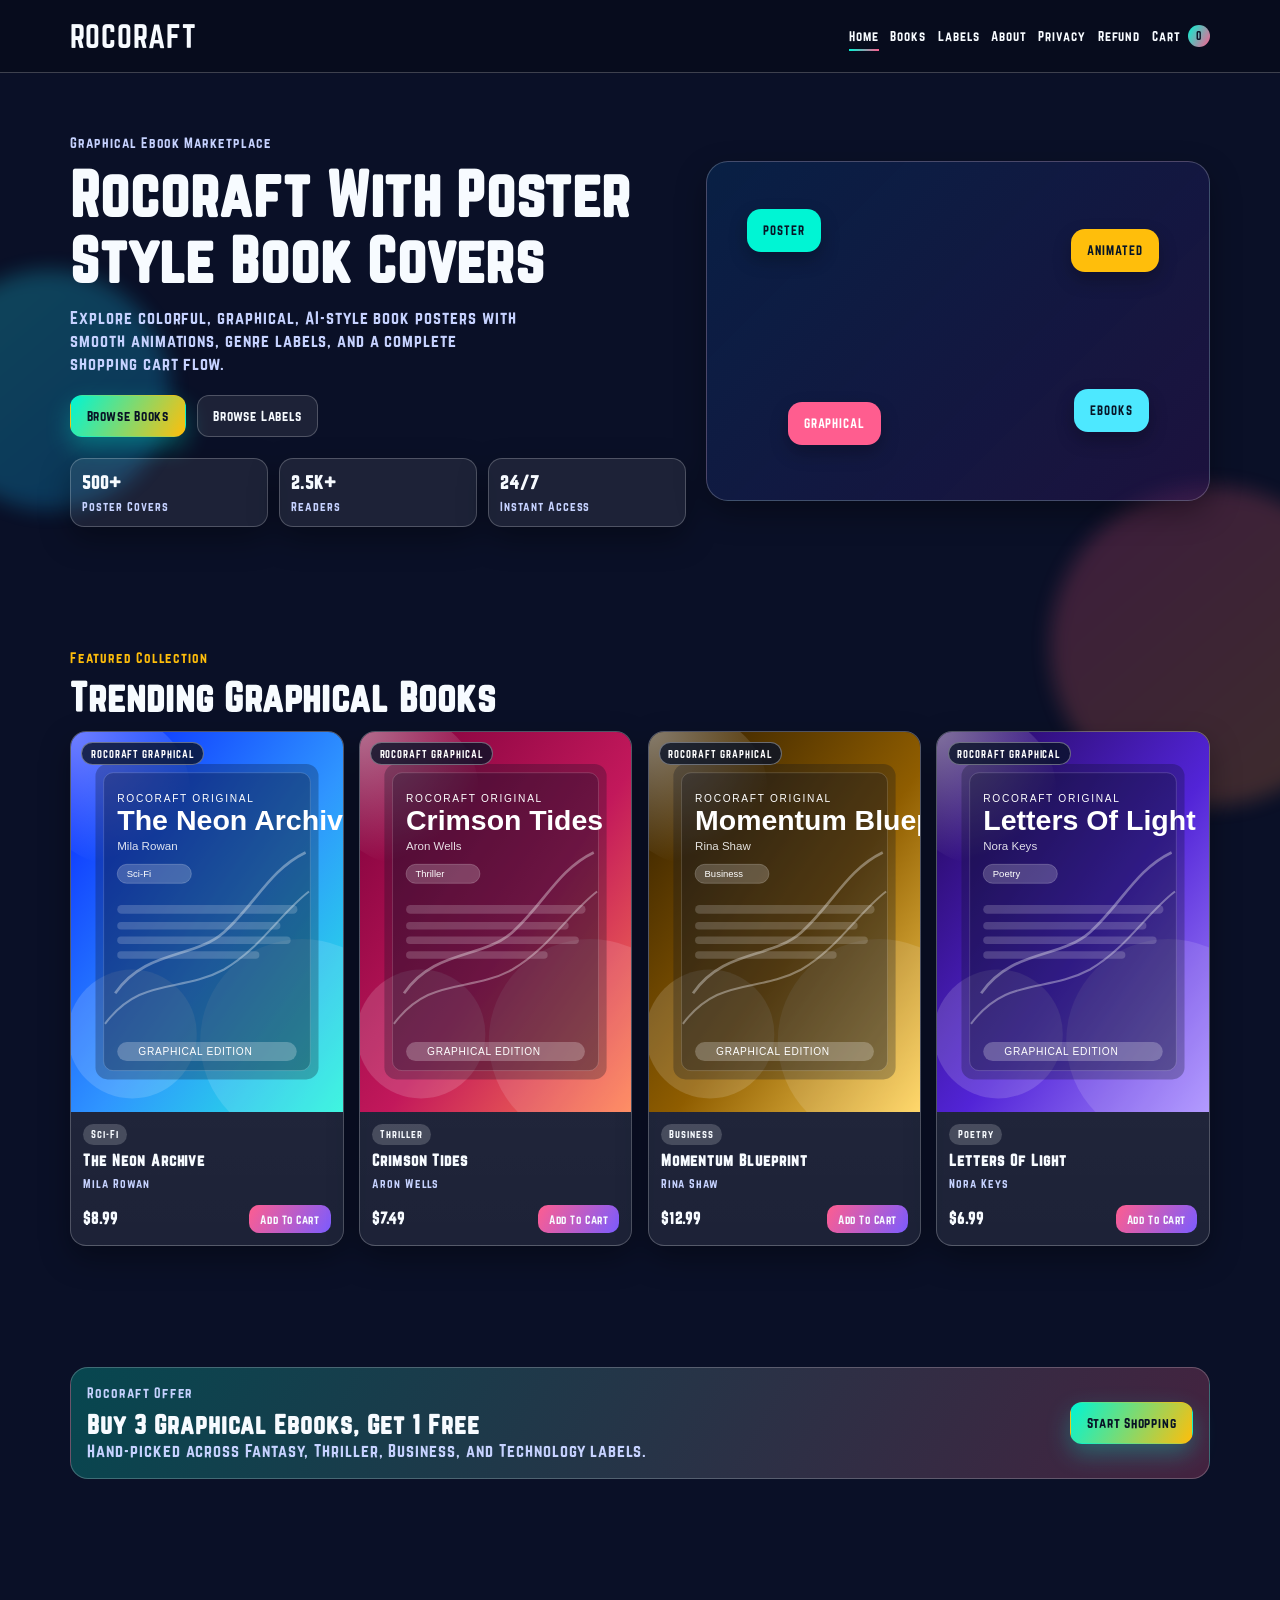
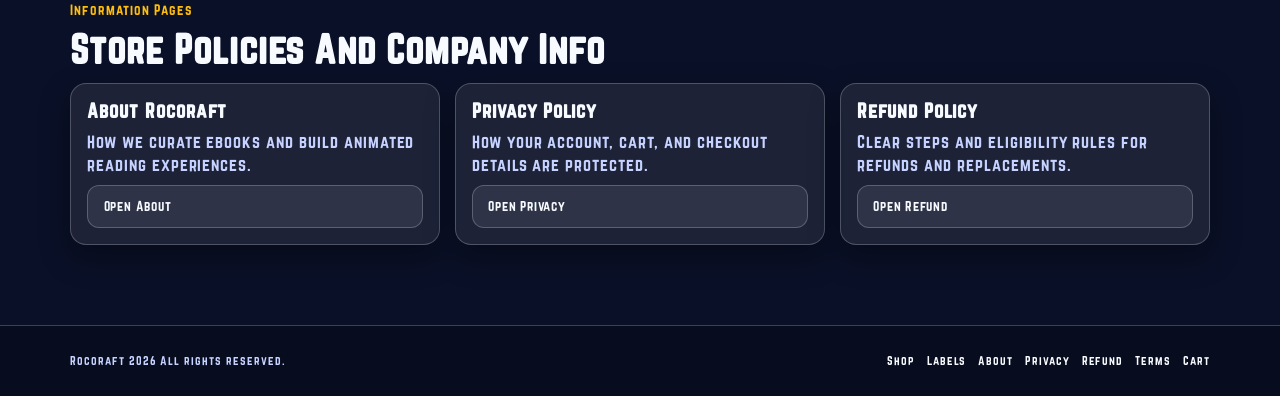
<file: index.html>
<!DOCTYPE html>
<html lang="en">
<head>
  <meta charset="UTF-8" />
  <meta name="viewport" content="width=device-width, initial-scale=1.0" />
  <meta name="description" content="Rocoraft animated ebook store with graphical posters." />
  <title>Rocoraft | Home</title>
  <link rel="stylesheet" href="./styles.css" />
  <style>
    body { background: #0a1027; color: #f7fbff; margin: 0; }
  </style>
  <script src="./script.js" defer></script>
</head>
<body data-page="home">
  <header class="site-header">
    <div class="container nav-shell">
      <a class="brand" href="./index.html">Rocoraft</a>
      <button class="menu-toggle" aria-expanded="false" aria-controls="siteNav" aria-label="Open menu">
        <span aria-hidden="true">&#9776;</span>
      </button>
      <nav id="siteNav" class="site-nav">
        <a href="./index.html" class="active">Home</a>
        <a href="./books.html">Books</a>
        <a href="./labels.html">Labels</a>
        <a href="./about.html">About</a>
        <a href="./privacy.html">Privacy</a>
        <a href="./refund-policy.html">Refund</a>
        <a href="./cart.html" class="cart-link">Cart <span class="cart-count">0</span></a>
      </nav>
    </div>
  </header>

  <main>
    <section class="hero section container" data-reveal>
      <div class="hero-copy">
        <p class="eyebrow">Graphical Ebook Marketplace</p>
        <h1>Rocoraft With Poster Style Book Covers</h1>
        <p>
          Explore colorful, graphical, AI-style book posters with smooth animations, genre labels,
          and a complete shopping cart flow.
        </p>
        <div class="hero-actions">
          <a class="btn btn-primary" href="./books.html">Browse Books</a>
          <a class="btn btn-ghost" href="./labels.html">Browse Labels</a>
        </div>
        <div class="stats-row">
          <div class="stat-card">
            <strong>500+</strong>
            <span>Poster Covers</span>
          </div>
          <div class="stat-card">
            <strong>2.5K+</strong>
            <span>Readers</span>
          </div>
          <div class="stat-card">
            <strong>24/7</strong>
            <span>Instant Access</span>
          </div>
        </div>
      </div>
      <div class="hero-visual" aria-hidden="true">
        <div class="float-book book-a">POSTER</div>
        <div class="float-book book-b">ANIMATED</div>
        <div class="float-book book-c">GRAPHICAL</div>
        <div class="float-book book-d">EBOOKS</div>
      </div>
    </section>

    <section class="section container" data-reveal>
      <div class="section-head">
        <p class="eyebrow">Featured Collection</p>
        <h2>Trending Graphical Books</h2>
      </div>
      <div id="featuredGrid" class="book-grid"></div>
    </section>

    <section class="section container" data-reveal>
      <div class="promo-banner">
        <div>
          <p class="eyebrow">Rocoraft Offer</p>
          <h2>Buy 3 Graphical Ebooks, Get 1 Free</h2>
          <p>Hand-picked across Fantasy, Thriller, Business, and Technology labels.</p>
        </div>
        <a class="btn btn-primary" href="./books.html">Start Shopping</a>
      </div>
    </section>

    <section class="section container" data-reveal>
      <div class="section-head">
        <p class="eyebrow">Information Pages</p>
        <h2>Store Policies And Company Info</h2>
      </div>
      <div class="feature-grid">
        <article class="feature-card">
          <h3>About Rocoraft</h3>
          <p>How we curate ebooks and build animated reading experiences.</p>
          <a class="btn btn-ghost" href="./about.html">Open About</a>
        </article>
        <article class="feature-card">
          <h3>Privacy Policy</h3>
          <p>How your account, cart, and checkout details are protected.</p>
          <a class="btn btn-ghost" href="./privacy.html">Open Privacy</a>
        </article>
        <article class="feature-card">
          <h3>Refund Policy</h3>
          <p>Clear steps and eligibility rules for refunds and replacements.</p>
          <a class="btn btn-ghost" href="./refund-policy.html">Open Refund</a>
        </article>
      </div>
    </section>
  </main>

  <footer class="site-footer">
    <div class="container footer-shell">
      <p>Rocoraft <span data-year></span> All rights reserved.</p>
      <div class="footer-links">
        <a href="./books.html">Shop</a>
        <a href="./labels.html">Labels</a>
        <a href="./about.html">About</a>
        <a href="./privacy.html">Privacy</a>
        <a href="./refund-policy.html">Refund</a>
        <a href="./terms.html">Terms</a>
        <a href="./cart.html">Cart</a>
      </div>
    </div>
  </footer>
</body>
</html>
</file>
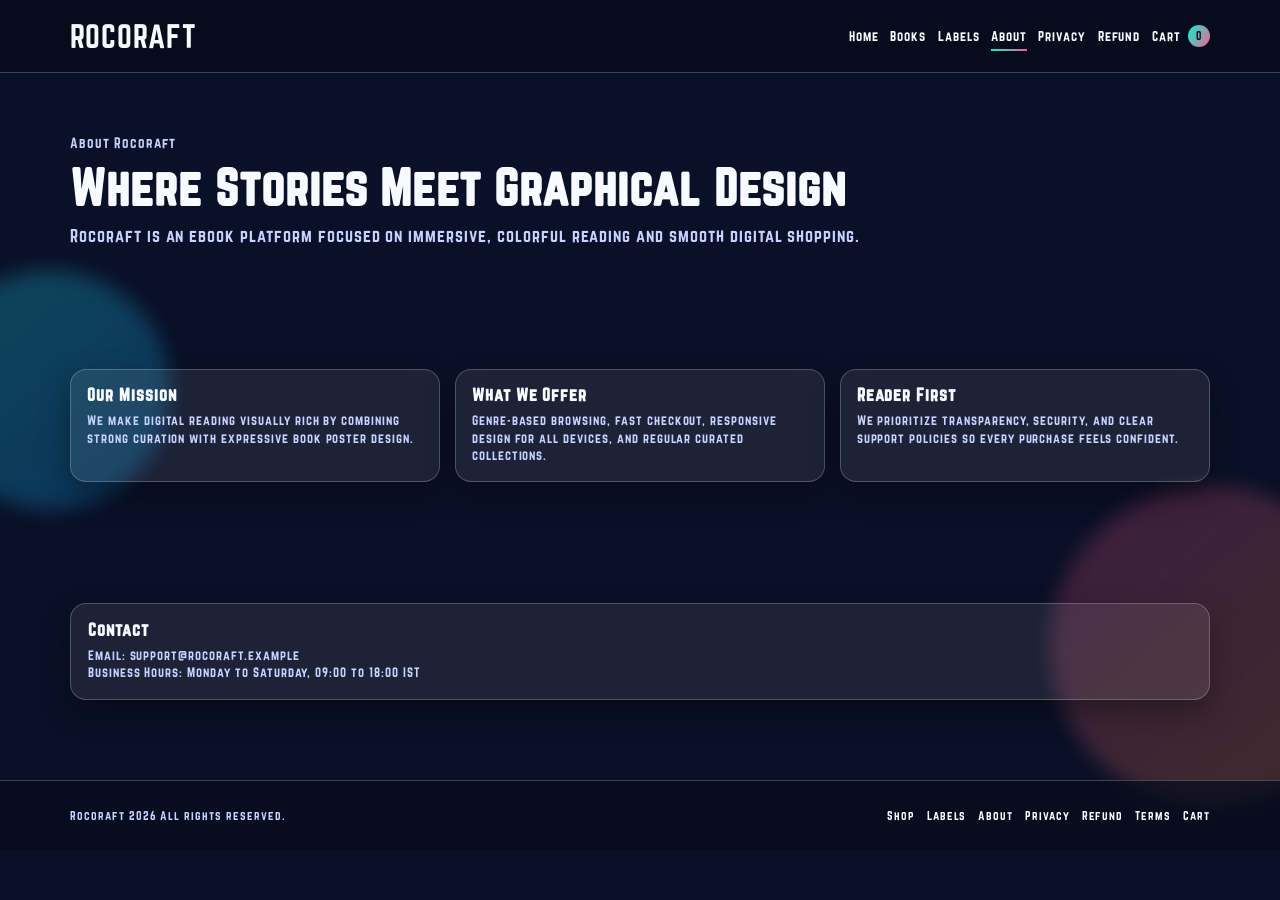
<file: about.html>
<!DOCTYPE html>
<html lang="en">
<head>
  <meta charset="UTF-8" />
  <meta name="viewport" content="width=device-width, initial-scale=1.0" />
  <meta name="description" content="About Rocoraft" />
  <title>Rocoraft | About</title>
  <link rel="stylesheet" href="./styles.css" />
  <style>
    body { background: #0a1027; color: #f7fbff; margin: 0; }
  </style>
  <script src="./script.js" defer></script>
</head>
<body data-page="about">
  <header class="site-header">
    <div class="container nav-shell">
      <a class="brand" href="./index.html">Rocoraft</a>
      <button class="menu-toggle" aria-expanded="false" aria-controls="siteNav" aria-label="Open menu">
        <span aria-hidden="true">&#9776;</span>
      </button>
      <nav id="siteNav" class="site-nav">
        <a href="./index.html">Home</a>
        <a href="./books.html">Books</a>
        <a href="./labels.html">Labels</a>
        <a href="./about.html" class="active">About</a>
        <a href="./privacy.html">Privacy</a>
        <a href="./refund-policy.html">Refund</a>
        <a href="./cart.html" class="cart-link">Cart <span class="cart-count">0</span></a>
      </nav>
    </div>
  </header>

  <main>
    <section class="section container page-hero" data-reveal>
      <p class="eyebrow">About Rocoraft</p>
      <h1>Where Stories Meet Graphical Design</h1>
      <p>Rocoraft is an ebook platform focused on immersive, colorful reading and smooth digital shopping.</p>
    </section>

    <section class="section container" data-reveal>
      <div class="policy-grid">
        <article class="policy-card">
          <h2>Our Mission</h2>
          <p>We make digital reading visually rich by combining strong curation with expressive book poster design.</p>
        </article>
        <article class="policy-card">
          <h2>What We Offer</h2>
          <p>Genre-based browsing, fast checkout, responsive design for all devices, and regular curated collections.</p>
        </article>
        <article class="policy-card">
          <h2>Reader First</h2>
          <p>We prioritize transparency, security, and clear support policies so every purchase feels confident.</p>
        </article>
      </div>
    </section>

    <section class="section container" data-reveal>
      <article class="policy-content">
        <h2>Contact</h2>
        <p>Email: support@rocoraft.example</p>
        <p>Business Hours: Monday to Saturday, 09:00 to 18:00 IST</p>
      </article>
    </section>
  </main>

  <footer class="site-footer">
    <div class="container footer-shell">
      <p>Rocoraft <span data-year></span> All rights reserved.</p>
      <div class="footer-links">
        <a href="./books.html">Shop</a>
        <a href="./labels.html">Labels</a>
        <a href="./about.html">About</a>
        <a href="./privacy.html">Privacy</a>
        <a href="./refund-policy.html">Refund</a>
        <a href="./terms.html">Terms</a>
        <a href="./cart.html">Cart</a>
      </div>
    </div>
  </footer>
</body>
</html>
</file>
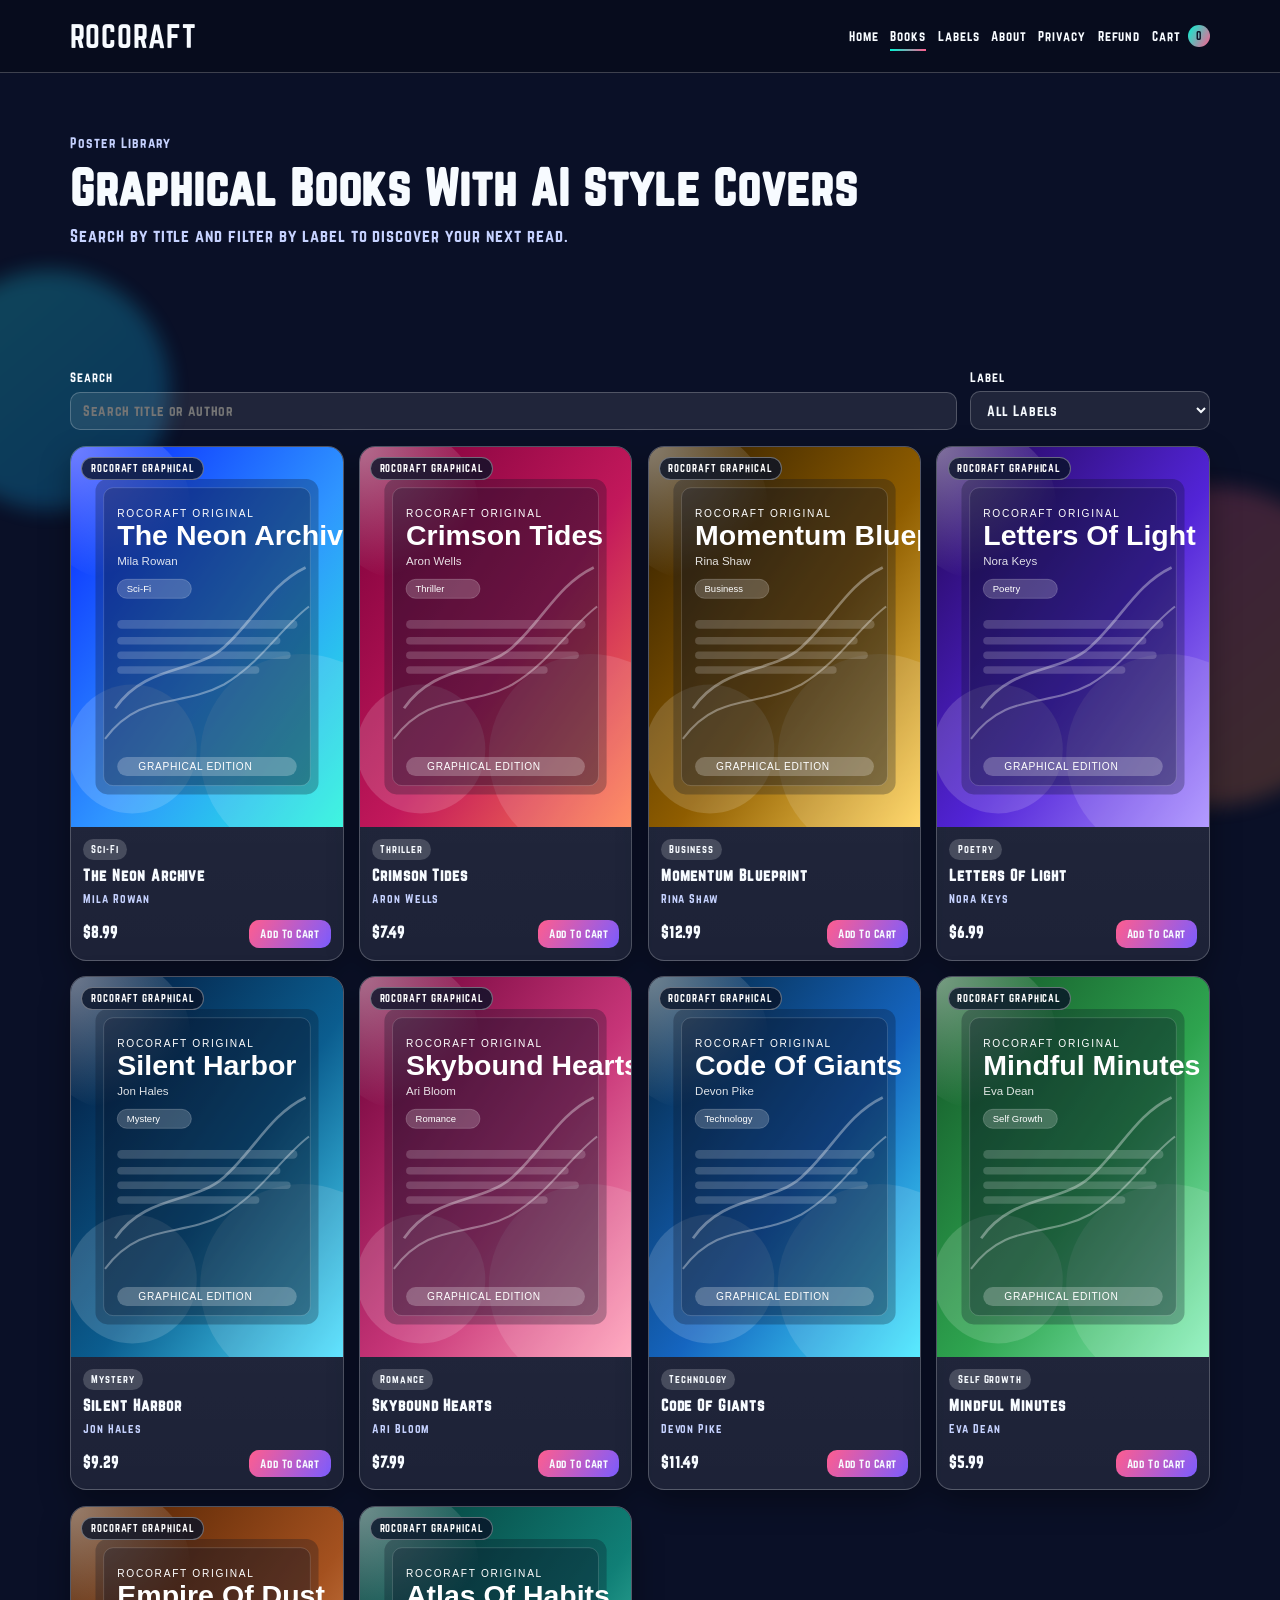
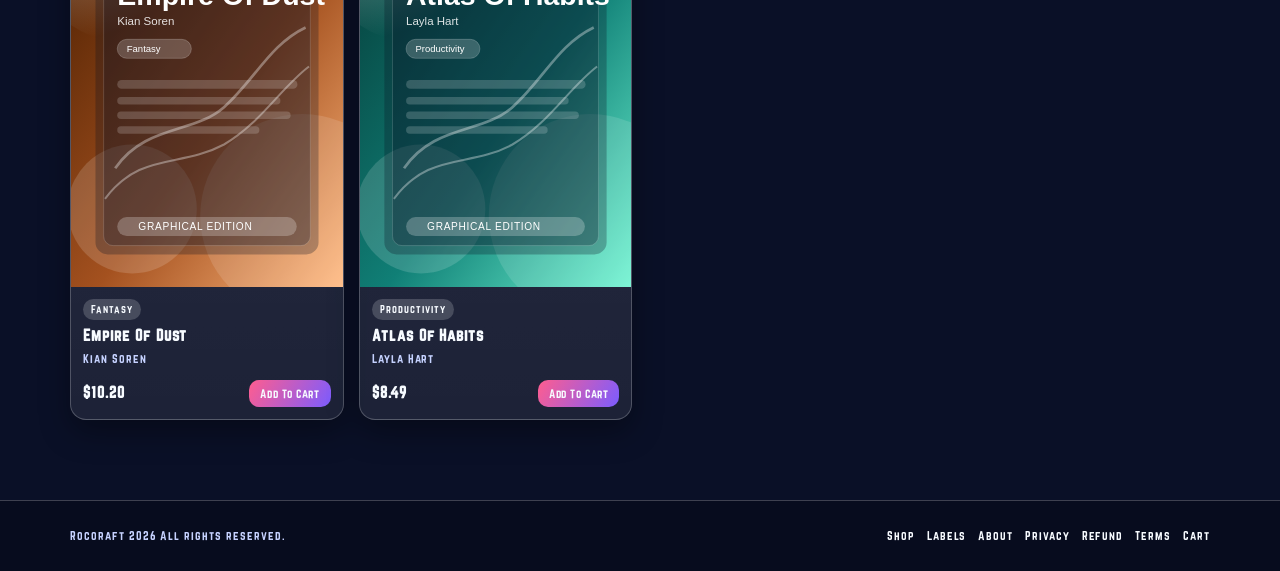
<file: books.html>
<!DOCTYPE html>
<html lang="en">
<head>
  <meta charset="UTF-8" />
  <meta name="viewport" content="width=device-width, initial-scale=1.0" />
  <meta name="description" content="Rocoraft graphical ebooks catalog." />
  <title>Rocoraft | Books</title>
  <link rel="stylesheet" href="./styles.css" />
  <style>
    body { background: #0a1027; color: #f7fbff; margin: 0; }
  </style>
  <script src="./script.js" defer></script>
</head>
<body data-page="books">
  <header class="site-header">
    <div class="container nav-shell">
      <a class="brand" href="./index.html">Rocoraft</a>
      <button class="menu-toggle" aria-expanded="false" aria-controls="siteNav" aria-label="Open menu">
        <span aria-hidden="true">&#9776;</span>
      </button>
      <nav id="siteNav" class="site-nav">
        <a href="./index.html">Home</a>
        <a href="./books.html" class="active">Books</a>
        <a href="./labels.html">Labels</a>
        <a href="./about.html">About</a>
        <a href="./privacy.html">Privacy</a>
        <a href="./refund-policy.html">Refund</a>
        <a href="./cart.html" class="cart-link">Cart <span class="cart-count">0</span></a>
      </nav>
    </div>
  </header>

  <main>
    <section class="section container page-hero" data-reveal>
      <p class="eyebrow">Poster Library</p>
      <h1>Graphical Books With AI Style Covers</h1>
      <p>Search by title and filter by label to discover your next read.</p>
    </section>

    <section class="section container" data-reveal>
      <div class="catalog-toolbar">
        <label>
          Search
          <input id="searchInput" type="search" placeholder="Search title or author" />
        </label>
        <label>
          Label
          <select id="labelFilter">
            <option value="all">All Labels</option>
          </select>
        </label>
      </div>
      <div id="booksGrid" class="book-grid"></div>
      <p id="noBooks" class="empty-state hidden">No books match your search right now.</p>
    </section>
  </main>

  <footer class="site-footer">
    <div class="container footer-shell">
      <p>Rocoraft <span data-year></span> All rights reserved.</p>
      <div class="footer-links">
        <a href="./books.html">Shop</a>
        <a href="./labels.html">Labels</a>
        <a href="./about.html">About</a>
        <a href="./privacy.html">Privacy</a>
        <a href="./refund-policy.html">Refund</a>
        <a href="./terms.html">Terms</a>
        <a href="./cart.html">Cart</a>
      </div>
    </div>
  </footer>
</body>
</html>
</file>
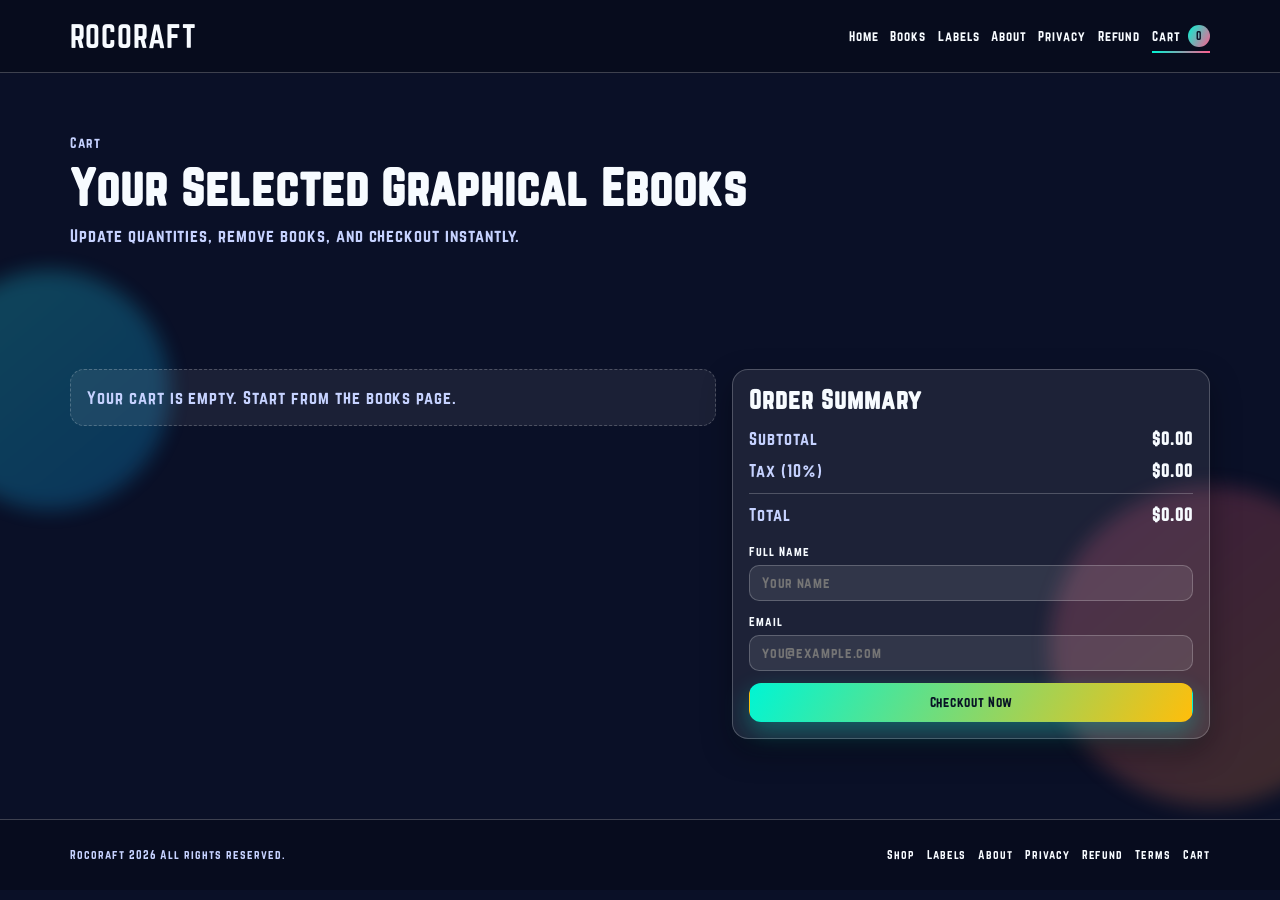
<file: cart.html>
<!DOCTYPE html>
<html lang="en">
<head>
  <meta charset="UTF-8" />
  <meta name="viewport" content="width=device-width, initial-scale=1.0" />
  <meta name="description" content="Rocoraft shopping cart." />
  <title>Rocoraft | Cart</title>
  <link rel="stylesheet" href="./styles.css" />
  <style>
    body { background: #0a1027; color: #f7fbff; margin: 0; }
  </style>
  <script src="./script.js" defer></script>
</head>
<body data-page="cart">
  <header class="site-header">
    <div class="container nav-shell">
      <a class="brand" href="./index.html">Rocoraft</a>
      <button class="menu-toggle" aria-expanded="false" aria-controls="siteNav" aria-label="Open menu">
        <span aria-hidden="true">&#9776;</span>
      </button>
      <nav id="siteNav" class="site-nav">
        <a href="./index.html">Home</a>
        <a href="./books.html">Books</a>
        <a href="./labels.html">Labels</a>
        <a href="./about.html">About</a>
        <a href="./privacy.html">Privacy</a>
        <a href="./refund-policy.html">Refund</a>
        <a href="./cart.html" class="cart-link active">Cart <span class="cart-count">0</span></a>
      </nav>
    </div>
  </header>

  <main>
    <section class="section container page-hero" data-reveal>
      <p class="eyebrow">Cart</p>
      <h1>Your Selected Graphical Ebooks</h1>
      <p>Update quantities, remove books, and checkout instantly.</p>
    </section>

    <section class="section container cart-layout" data-reveal>
      <div>
        <div id="cartItems" class="cart-items"></div>
        <p id="cartEmpty" class="empty-state hidden">Your cart is empty. Start from the books page.</p>
      </div>

      <aside class="summary-card">
        <h2>Order Summary</h2>
        <div class="summary-row"><span>Subtotal</span><strong id="subtotalValue">$0.00</strong></div>
        <div class="summary-row"><span>Tax (10%)</span><strong id="taxValue">$0.00</strong></div>
        <div class="summary-row total"><span>Total</span><strong id="totalValue">$0.00</strong></div>

        <form id="checkoutForm" class="checkout-form">
          <label>
            Full Name
            <input type="text" name="name" required placeholder="Your name" />
          </label>
          <label>
            Email
            <input type="email" name="email" required placeholder="you@example.com" />
          </label>
          <button class="btn btn-primary" type="submit">Checkout Now</button>
        </form>
      </aside>
    </section>
  </main>

  <footer class="site-footer">
    <div class="container footer-shell">
      <p>Rocoraft <span data-year></span> All rights reserved.</p>
      <div class="footer-links">
        <a href="./books.html">Shop</a>
        <a href="./labels.html">Labels</a>
        <a href="./about.html">About</a>
        <a href="./privacy.html">Privacy</a>
        <a href="./refund-policy.html">Refund</a>
        <a href="./terms.html">Terms</a>
        <a href="./cart.html">Cart</a>
      </div>
    </div>
  </footer>
</body>
</html>
</file>
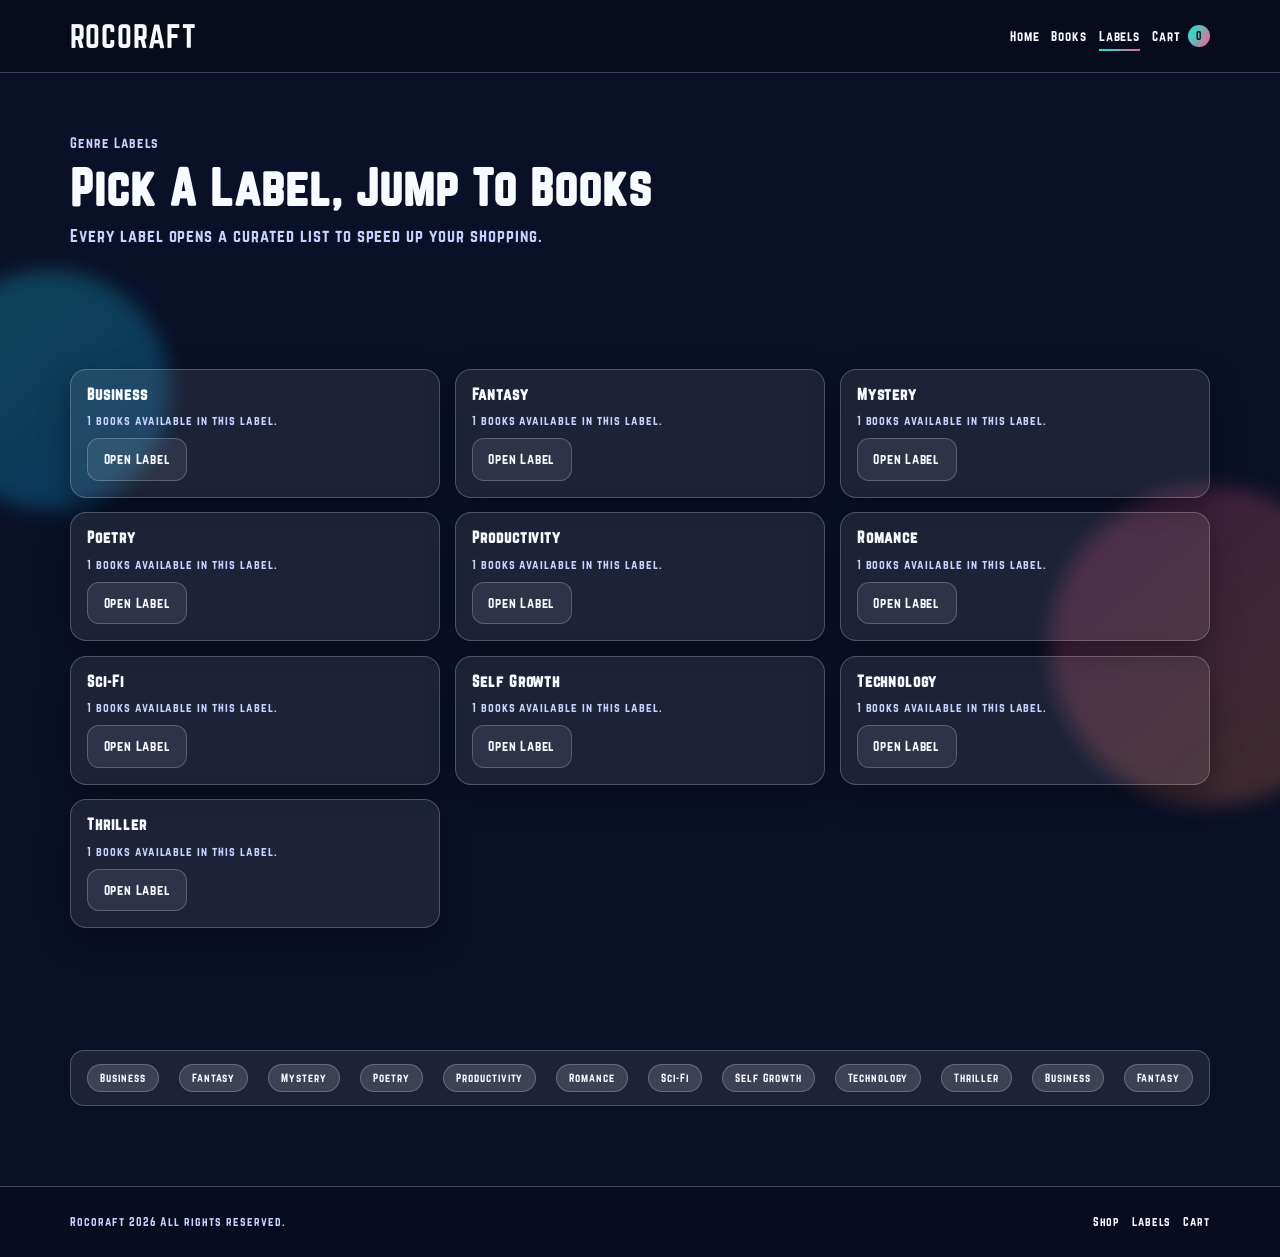
<file: labels.html>
<!DOCTYPE html>
<html lang="en">
<head>
  <meta charset="UTF-8" />
  <meta name="viewport" content="width=device-width, initial-scale=1.0" />
  <meta name="description" content="Rocoraft labels and genres." />
  <title>Rocoraft | Labels</title>
  <link rel="stylesheet" href="./styles.css" />
  <style>
    body { background: #0a1027; color: #f7fbff; margin: 0; }
  </style>
  <script src="./script.js" defer></script>
</head>
<body data-page="labels">
  <header class="site-header">
    <div class="container nav-shell">
      <a class="brand" href="./index.html">Rocoraft</a>
      <button class="menu-toggle" aria-expanded="false" aria-controls="siteNav" aria-label="Open menu">
        <span aria-hidden="true">&#9776;</span>
      </button>
      <nav id="siteNav" class="site-nav">
        <a href="./index.html">Home</a>
        <a href="./books.html">Books</a>
        <a href="./labels.html" class="active">Labels</a>
        <a href="./cart.html" class="cart-link">Cart <span class="cart-count">0</span></a>
      </nav>
    </div>
  </header>

  <main>
    <section class="section container page-hero" data-reveal>
      <p class="eyebrow">Genre Labels</p>
      <h1>Pick A Label, Jump To Books</h1>
      <p>Every label opens a curated list to speed up your shopping.</p>
    </section>

    <section class="section container" data-reveal>
      <div id="labelsGrid" class="label-grid"></div>
    </section>

    <section class="section container" data-reveal>
      <div class="marquee-wrap">
        <div id="labelMarquee" class="marquee-track"></div>
      </div>
    </section>
  </main>

  <footer class="site-footer">
    <div class="container footer-shell">
      <p>Rocoraft <span data-year></span> All rights reserved.</p>
      <div class="footer-links">
        <a href="./books.html">Shop</a>
        <a href="./labels.html">Labels</a>
        <a href="./cart.html">Cart</a>
      </div>
    </div>
  </footer>
</body>
</html>
</file>
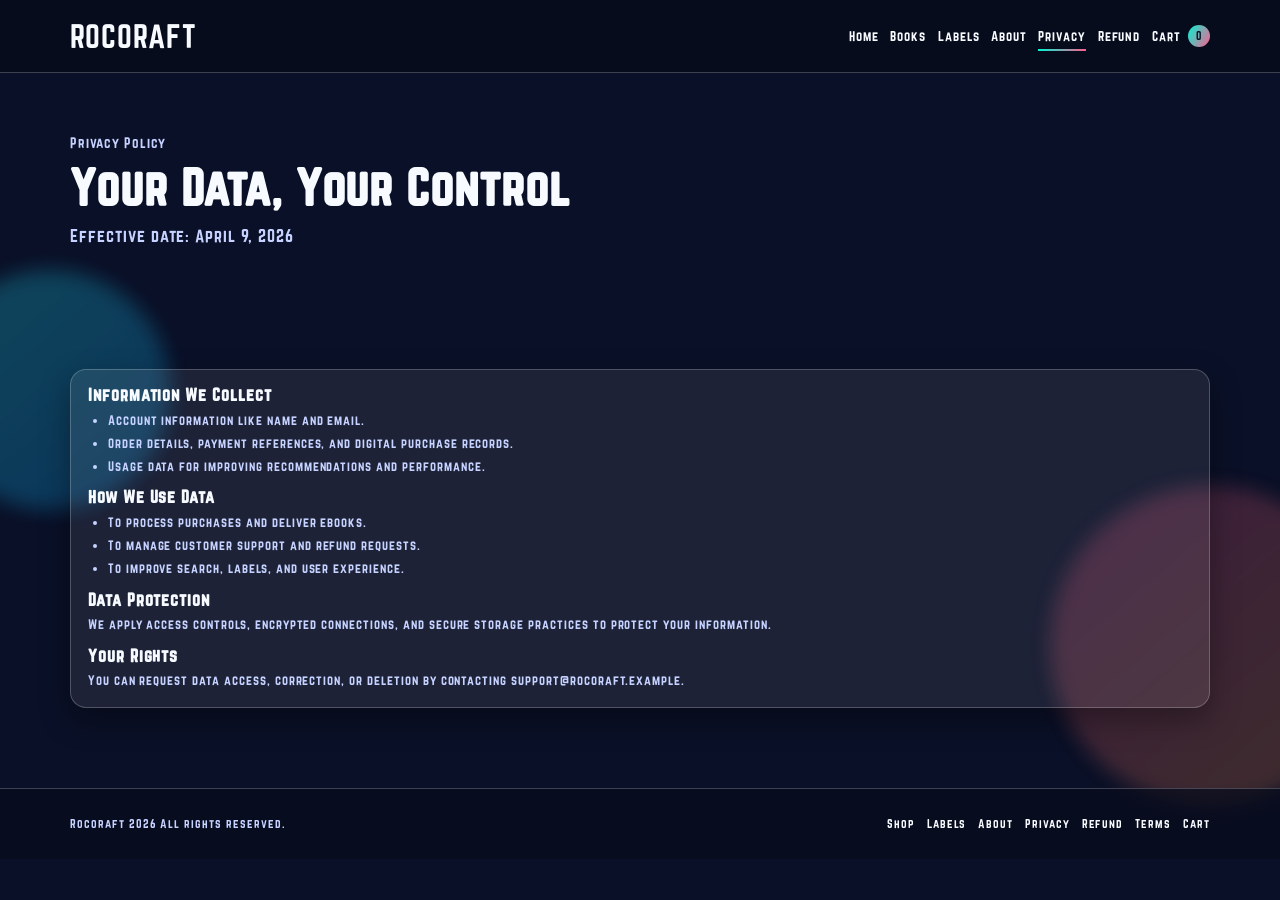
<file: privacy.html>
<!DOCTYPE html>
<html lang="en">
<head>
  <meta charset="UTF-8" />
  <meta name="viewport" content="width=device-width, initial-scale=1.0" />
  <meta name="description" content="Rocoraft privacy policy" />
  <title>Rocoraft | Privacy Policy</title>
  <link rel="stylesheet" href="./styles.css" />
  <style>
    body { background: #0a1027; color: #f7fbff; margin: 0; }
  </style>
  <script src="./script.js" defer></script>
</head>
<body data-page="privacy">
  <header class="site-header">
    <div class="container nav-shell">
      <a class="brand" href="./index.html">Rocoraft</a>
      <button class="menu-toggle" aria-expanded="false" aria-controls="siteNav" aria-label="Open menu">
        <span aria-hidden="true">&#9776;</span>
      </button>
      <nav id="siteNav" class="site-nav">
        <a href="./index.html">Home</a>
        <a href="./books.html">Books</a>
        <a href="./labels.html">Labels</a>
        <a href="./about.html">About</a>
        <a href="./privacy.html" class="active">Privacy</a>
        <a href="./refund-policy.html">Refund</a>
        <a href="./cart.html" class="cart-link">Cart <span class="cart-count">0</span></a>
      </nav>
    </div>
  </header>

  <main>
    <section class="section container page-hero" data-reveal>
      <p class="eyebrow">Privacy Policy</p>
      <h1>Your Data, Your Control</h1>
      <p>Effective date: April 9, 2026</p>
    </section>

    <section class="section container" data-reveal>
      <article class="policy-content">
        <h2>Information We Collect</h2>
        <ul class="policy-list">
          <li>Account information like name and email.</li>
          <li>Order details, payment references, and digital purchase records.</li>
          <li>Usage data for improving recommendations and performance.</li>
        </ul>

        <h2>How We Use Data</h2>
        <ul class="policy-list">
          <li>To process purchases and deliver ebooks.</li>
          <li>To manage customer support and refund requests.</li>
          <li>To improve search, labels, and user experience.</li>
        </ul>

        <h2>Data Protection</h2>
        <p>We apply access controls, encrypted connections, and secure storage practices to protect your information.</p>

        <h2>Your Rights</h2>
        <p>You can request data access, correction, or deletion by contacting support@rocoraft.example.</p>
      </article>
    </section>
  </main>

  <footer class="site-footer">
    <div class="container footer-shell">
      <p>Rocoraft <span data-year></span> All rights reserved.</p>
      <div class="footer-links">
        <a href="./books.html">Shop</a>
        <a href="./labels.html">Labels</a>
        <a href="./about.html">About</a>
        <a href="./privacy.html">Privacy</a>
        <a href="./refund-policy.html">Refund</a>
        <a href="./terms.html">Terms</a>
        <a href="./cart.html">Cart</a>
      </div>
    </div>
  </footer>
</body>
</html>
</file>
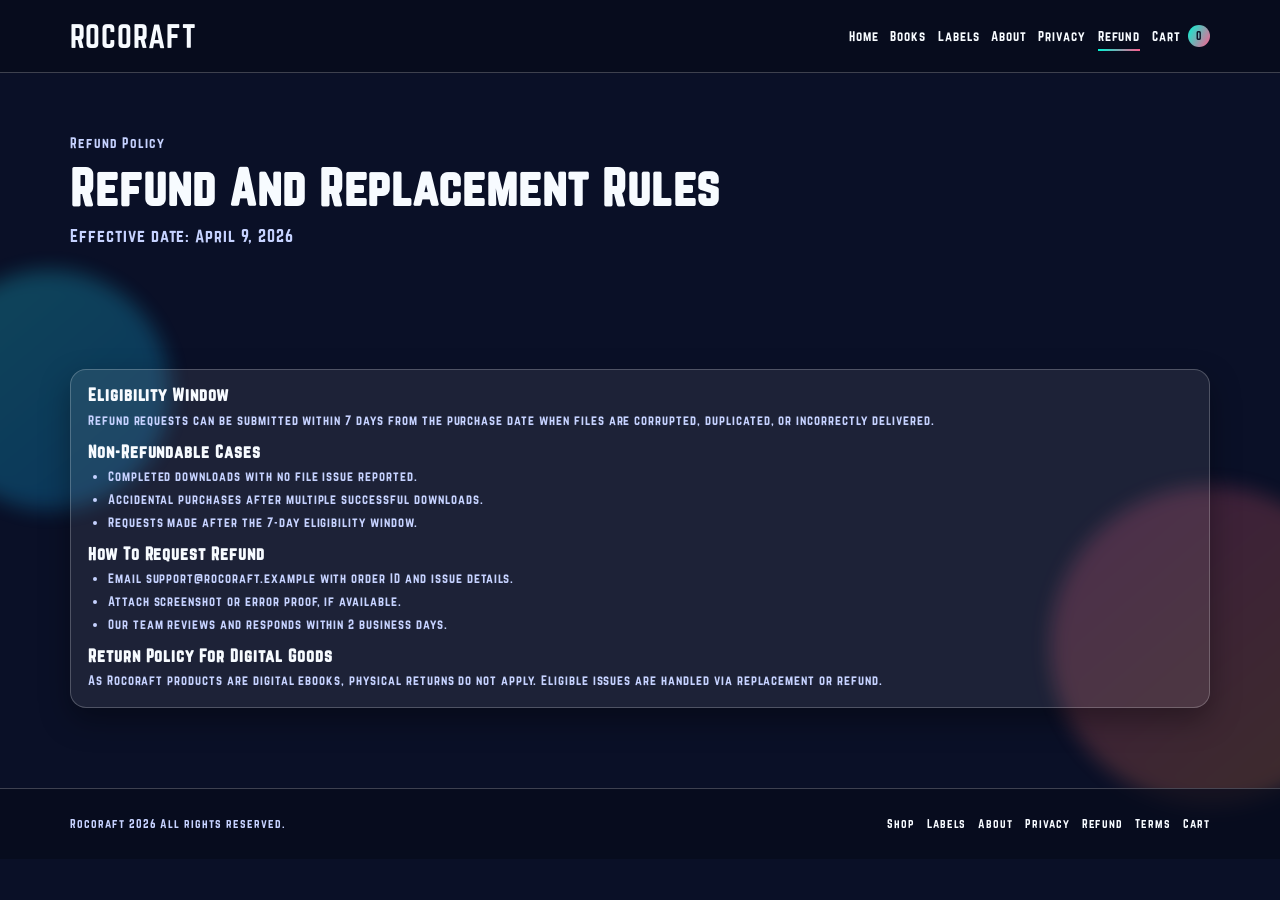
<file: refund-policy.html>
<!DOCTYPE html>
<html lang="en">
<head>
  <meta charset="UTF-8" />
  <meta name="viewport" content="width=device-width, initial-scale=1.0" />
  <meta name="description" content="Rocoraft refund and return policy" />
  <title>Rocoraft | Refund Policy</title>
  <link rel="stylesheet" href="./styles.css" />
  <style>
    body { background: #0a1027; color: #f7fbff; margin: 0; }
  </style>
  <script src="./script.js" defer></script>
</head>
<body data-page="refund">
  <header class="site-header">
    <div class="container nav-shell">
      <a class="brand" href="./index.html">Rocoraft</a>
      <button class="menu-toggle" aria-expanded="false" aria-controls="siteNav" aria-label="Open menu">
        <span aria-hidden="true">&#9776;</span>
      </button>
      <nav id="siteNav" class="site-nav">
        <a href="./index.html">Home</a>
        <a href="./books.html">Books</a>
        <a href="./labels.html">Labels</a>
        <a href="./about.html">About</a>
        <a href="./privacy.html">Privacy</a>
        <a href="./refund-policy.html" class="active">Refund</a>
        <a href="./cart.html" class="cart-link">Cart <span class="cart-count">0</span></a>
      </nav>
    </div>
  </header>

  <main>
    <section class="section container page-hero" data-reveal>
      <p class="eyebrow">Refund Policy</p>
      <h1>Refund And Replacement Rules</h1>
      <p>Effective date: April 9, 2026</p>
    </section>

    <section class="section container" data-reveal>
      <article class="policy-content">
        <h2>Eligibility Window</h2>
        <p>Refund requests can be submitted within 7 days from the purchase date when files are corrupted, duplicated, or incorrectly delivered.</p>

        <h2>Non-Refundable Cases</h2>
        <ul class="policy-list">
          <li>Completed downloads with no file issue reported.</li>
          <li>Accidental purchases after multiple successful downloads.</li>
          <li>Requests made after the 7-day eligibility window.</li>
        </ul>

        <h2>How To Request Refund</h2>
        <ul class="policy-list">
          <li>Email support@rocoraft.example with order ID and issue details.</li>
          <li>Attach screenshot or error proof, if available.</li>
          <li>Our team reviews and responds within 2 business days.</li>
        </ul>

        <h2>Return Policy For Digital Goods</h2>
        <p>As Rocoraft products are digital ebooks, physical returns do not apply. Eligible issues are handled via replacement or refund.</p>
      </article>
    </section>
  </main>

  <footer class="site-footer">
    <div class="container footer-shell">
      <p>Rocoraft <span data-year></span> All rights reserved.</p>
      <div class="footer-links">
        <a href="./books.html">Shop</a>
        <a href="./labels.html">Labels</a>
        <a href="./about.html">About</a>
        <a href="./privacy.html">Privacy</a>
        <a href="./refund-policy.html">Refund</a>
        <a href="./terms.html">Terms</a>
        <a href="./cart.html">Cart</a>
      </div>
    </div>
  </footer>
</body>
</html>
</file>
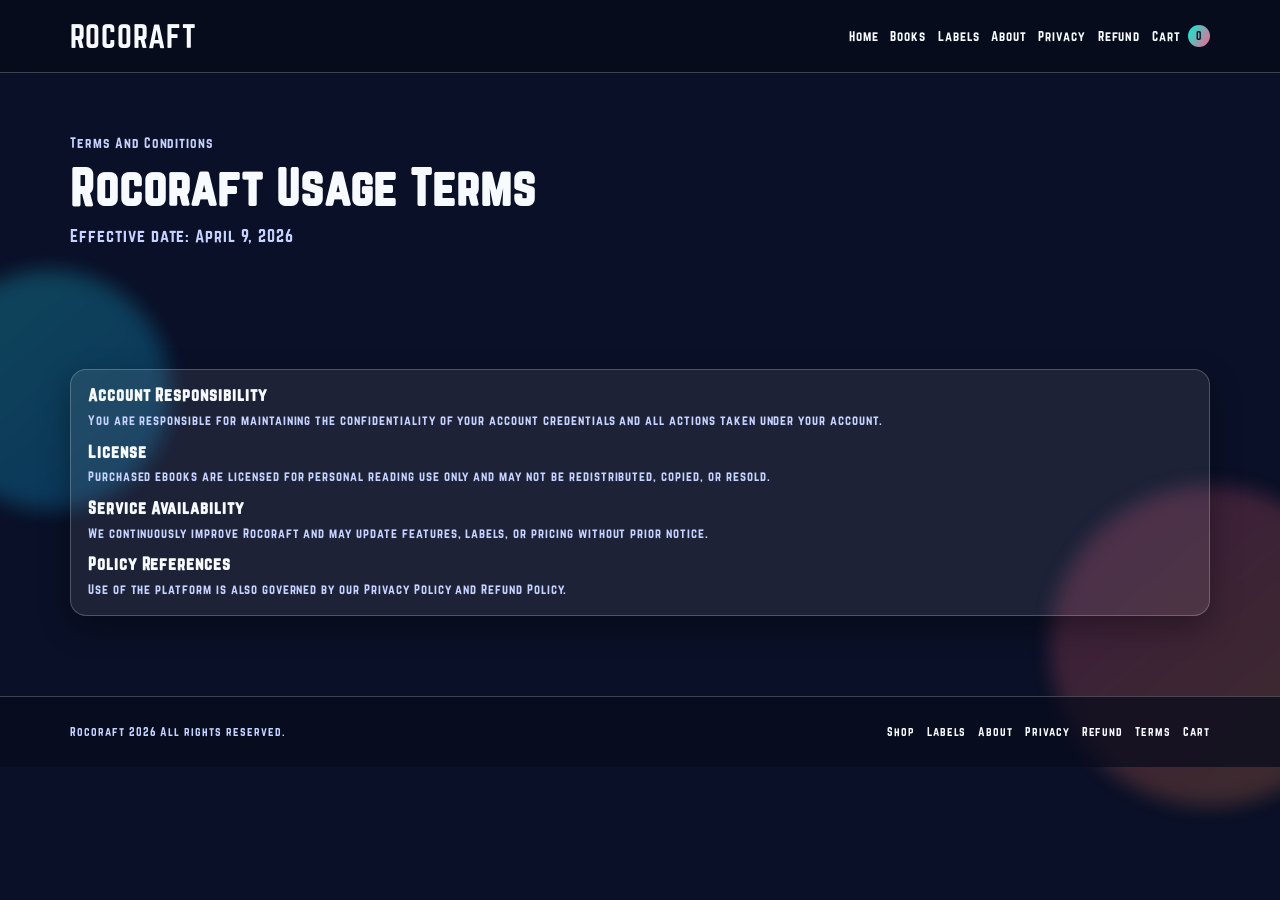
<file: terms.html>
<!DOCTYPE html>
<html lang="en">
<head>
  <meta charset="UTF-8" />
  <meta name="viewport" content="width=device-width, initial-scale=1.0" />
  <meta name="description" content="Rocoraft terms and conditions" />
  <title>Rocoraft | Terms</title>
  <link rel="stylesheet" href="./styles.css" />
  <style>
    body { background: #0a1027; color: #f7fbff; margin: 0; }
  </style>
  <script src="./script.js" defer></script>
</head>
<body data-page="terms">
  <header class="site-header">
    <div class="container nav-shell">
      <a class="brand" href="./index.html">Rocoraft</a>
      <button class="menu-toggle" aria-expanded="false" aria-controls="siteNav" aria-label="Open menu">
        <span aria-hidden="true">&#9776;</span>
      </button>
      <nav id="siteNav" class="site-nav">
        <a href="./index.html">Home</a>
        <a href="./books.html">Books</a>
        <a href="./labels.html">Labels</a>
        <a href="./about.html">About</a>
        <a href="./privacy.html">Privacy</a>
        <a href="./refund-policy.html">Refund</a>
        <a href="./cart.html" class="cart-link">Cart <span class="cart-count">0</span></a>
      </nav>
    </div>
  </header>

  <main>
    <section class="section container page-hero" data-reveal>
      <p class="eyebrow">Terms And Conditions</p>
      <h1>Rocoraft Usage Terms</h1>
      <p>Effective date: April 9, 2026</p>
    </section>

    <section class="section container" data-reveal>
      <article class="policy-content">
        <h2>Account Responsibility</h2>
        <p>You are responsible for maintaining the confidentiality of your account credentials and all actions taken under your account.</p>

        <h2>License</h2>
        <p>Purchased ebooks are licensed for personal reading use only and may not be redistributed, copied, or resold.</p>

        <h2>Service Availability</h2>
        <p>We continuously improve Rocoraft and may update features, labels, or pricing without prior notice.</p>

        <h2>Policy References</h2>
        <p>Use of the platform is also governed by our Privacy Policy and Refund Policy.</p>
      </article>
    </section>
  </main>

  <footer class="site-footer">
    <div class="container footer-shell">
      <p>Rocoraft <span data-year></span> All rights reserved.</p>
      <div class="footer-links">
        <a href="./books.html">Shop</a>
        <a href="./labels.html">Labels</a>
        <a href="./about.html">About</a>
        <a href="./privacy.html">Privacy</a>
        <a href="./refund-policy.html">Refund</a>
        <a href="./terms.html">Terms</a>
        <a href="./cart.html">Cart</a>
      </div>
    </div>
  </footer>
</body>
</html>
</file>
<file: styles.css>
@font-face {
  font-family: "Norwester";
  src: url("./norwester.otf") format("opentype");
  font-weight: 400;
  font-style: normal;
}

:root {
  --bg-main: #090f25;
  --bg-elev: rgba(255, 255, 255, 0.08);
  --bg-elev-2: rgba(255, 255, 255, 0.12);
  --stroke: rgba(255, 255, 255, 0.22);
  --text: #f7fbff;
  --text-muted: #c6d2ff;
  --accent-a: #00f5d4;
  --accent-b: #ffbe0b;
  --accent-c: #ff5d8f;
  --accent-d: #7b5cff;
  --accent-e: #4de8ff;
  --shadow: 0 12px 30px rgba(0, 0, 0, 0.34);
}

* {
  box-sizing: border-box;
  margin: 0;
  padding: 0;
}

html,
body {
  width: 100%;
  min-height: 100%;
}

body {
  font-family: "Norwester", "Segoe UI", Tahoma, sans-serif;
  background:
    radial-gradient(circle at 15% 18%, rgba(64, 73, 190, 0.48) 0, transparent 35%),
    radial-gradient(circle at 86% 8%, rgba(248, 53, 120, 0.35) 0, transparent 37%),
    radial-gradient(circle at 48% 100%, rgba(9, 157, 255, 0.28) 0, transparent 34%),
    var(--bg-main);
  color: var(--text);
  letter-spacing: 0.06em;
  overflow-x: hidden;
  line-height: 1.45;
  position: relative;
}

body::before,
body::after {
  content: "";
  position: fixed;
  border-radius: 50%;
  filter: blur(10px);
  z-index: -1;
  animation: orbFloat 10s ease-in-out infinite;
}

body::before {
  width: 240px;
  height: 240px;
  left: -70px;
  top: 30%;
  background: linear-gradient(140deg, #23f4ff, #0ea5ff);
  opacity: 0.24;
}

body::after {
  width: 320px;
  height: 320px;
  right: -90px;
  top: 54%;
  background: linear-gradient(140deg, #ff4f96, #ff9c3d);
  opacity: 0.21;
  animation-delay: -3s;
}

a {
  color: inherit;
}

.container {
  width: min(1140px, 92%);
  margin-inline: auto;
}

.section {
  padding: clamp(2rem, 5vw, 3.8rem) 0;
}

.eyebrow {
  color: var(--accent-b);
  font-size: 0.82rem;
  margin-bottom: 0.5rem;
}

h1,
h2,
h3 {
  line-height: 1.15;
}

.site-header {
  position: sticky;
  top: 0;
  z-index: 50;
  border-bottom: 1px solid var(--stroke);
  background: rgba(8, 12, 28, 0.84);
  backdrop-filter: blur(12px);
}

.nav-shell {
  min-height: 72px;
  display: flex;
  align-items: center;
  justify-content: space-between;
  gap: 1rem;
}

.brand {
  text-decoration: none;
  text-transform: uppercase;
  font-size: clamp(1.28rem, 2.5vw, 1.85rem);
  color: var(--text);
}

.site-nav {
  display: flex;
  align-items: center;
  gap: 0.72rem;
}

.site-nav a {
  text-decoration: none;
  color: var(--text);
  font-size: 0.78rem;
  position: relative;
}

.site-nav a::after {
  content: "";
  position: absolute;
  left: 0;
  right: 0;
  bottom: -6px;
  height: 2px;
  transform: scaleX(0);
  transform-origin: left;
  background: linear-gradient(90deg, var(--accent-a), var(--accent-c));
  transition: transform 0.25s ease;
}

.site-nav a:hover::after,
.site-nav a.active::after {
  transform: scaleX(1);
}

.cart-link {
  display: inline-flex;
  align-items: center;
  gap: 0.45rem;
}

.cart-count {
  min-width: 1.38rem;
  height: 1.38rem;
  border-radius: 999px;
  background: linear-gradient(120deg, var(--accent-a), var(--accent-c));
  color: #081225;
  display: inline-grid;
  place-items: center;
  font-size: 0.68rem;
}

.menu-toggle {
  display: none;
  background: var(--bg-elev);
  color: var(--text);
  border: 1px solid var(--stroke);
  border-radius: 10px;
  width: 42px;
  height: 40px;
  font-size: 1rem;
}

.hero {
  display: grid;
  grid-template-columns: 1.1fr 0.9fr;
  gap: 1.3rem;
  align-items: center;
}

.hero-copy h1 {
  font-size: clamp(2rem, 5vw, 3.6rem);
  margin-bottom: 0.8rem;
}

.hero-copy p {
  color: var(--text-muted);
  max-width: 56ch;
}

.hero-actions {
  margin-top: 1.2rem;
  display: flex;
  flex-wrap: wrap;
  gap: 0.7rem;
}

.btn {
  border: 1px solid transparent;
  border-radius: 12px;
  padding: 0.68rem 0.98rem;
  text-decoration: none;
  font-family: inherit;
  font-size: 0.8rem;
  letter-spacing: 0.06em;
  cursor: pointer;
  transition: transform 0.2s ease, box-shadow 0.2s ease;
}

.btn:hover {
  transform: translateY(-2px) scale(1.01);
}

.btn-primary {
  color: #081225;
  background: linear-gradient(120deg, var(--accent-a), var(--accent-b));
  box-shadow: 0 10px 24px rgba(0, 245, 212, 0.3);
}

.btn-ghost {
  color: var(--text);
  background: var(--bg-elev);
  border-color: var(--stroke);
}

.stats-row {
  display: grid;
  grid-template-columns: repeat(3, 1fr);
  gap: 0.7rem;
  margin-top: 1.3rem;
}

.stat-card {
  border: 1px solid var(--stroke);
  background: var(--bg-elev);
  border-radius: 14px;
  padding: 0.7rem;
  display: grid;
  gap: 0.25rem;
  box-shadow: var(--shadow);
}

.stat-card strong {
  font-size: 1.05rem;
}

.stat-card span {
  color: var(--text-muted);
  font-size: 0.72rem;
}

.hero-visual {
  position: relative;
  min-height: 340px;
  border: 1px solid var(--stroke);
  border-radius: 22px;
  background: linear-gradient(135deg, rgba(7, 43, 89, 0.6), rgba(49, 20, 89, 0.46));
  overflow: hidden;
  box-shadow: var(--shadow);
}

.float-book {
  position: absolute;
  padding: 0.8rem 1rem;
  border-radius: 14px;
  color: #071628;
  font-size: 0.76rem;
  box-shadow: 0 8px 18px rgba(0, 0, 0, 0.26);
  animation: cardFloat 4.2s ease-in-out infinite;
}

.book-a {
  left: 8%;
  top: 14%;
  background: #00f5d4;
}

.book-b {
  right: 10%;
  top: 20%;
  background: #ffbe0b;
  animation-delay: -0.9s;
}

.book-c {
  left: 16%;
  bottom: 16%;
  background: #ff5d8f;
  color: #fff;
  animation-delay: -1.7s;
}

.book-d {
  right: 12%;
  bottom: 20%;
  background: #4de8ff;
  animation-delay: -2.4s;
}

.section-head {
  margin-bottom: 0.8rem;
}

.section-head h2 {
  font-size: clamp(1.45rem, 4vw, 2.3rem);
}

.book-grid {
  display: grid;
  grid-template-columns: repeat(4, minmax(0, 1fr));
  gap: 0.95rem;
}

.book-card {
  border: 1px solid var(--stroke);
  background: linear-gradient(180deg, var(--bg-elev-2), var(--bg-elev));
  border-radius: 16px;
  overflow: hidden;
  display: grid;
  box-shadow: var(--shadow);
  transition: transform 0.22s ease;
}

.book-card:hover {
  transform: translateY(-5px);
}

.book-cover-wrap {
  position: relative;
  min-height: 210px;
  overflow: hidden;
}

.book-poster {
  width: 100%;
  height: 100%;
  min-height: 210px;
  object-fit: cover;
  display: block;
  transition: transform 0.35s ease;
}

.book-card:hover .book-poster {
  transform: scale(1.06);
}

.book-badge {
  position: absolute;
  left: 0.65rem;
  top: 0.65rem;
  background: rgba(8, 18, 39, 0.8);
  border: 1px solid rgba(255, 255, 255, 0.36);
  color: #ffffff;
  font-size: 0.62rem;
  border-radius: 999px;
  padding: 0.2rem 0.52rem;
}

.book-body {
  padding: 0.75rem;
  display: grid;
  gap: 0.45rem;
}

.label-pill {
  justify-self: start;
  background: rgba(255, 255, 255, 0.18);
  color: var(--text);
  border-radius: 999px;
  padding: 0.2rem 0.52rem;
  font-size: 0.62rem;
}

.book-body h3 {
  font-size: 0.92rem;
}

.meta {
  color: var(--text-muted);
  font-size: 0.7rem;
}

.price-row {
  margin-top: 0.35rem;
  display: flex;
  align-items: center;
  justify-content: space-between;
  gap: 0.6rem;
}

.price-row strong {
  font-size: 0.9rem;
}

.add-btn,
.qty-btn,
.remove-btn,
.checkout-form input,
.catalog-toolbar input,
.catalog-toolbar select {
  font-family: inherit;
}

.add-btn,
.qty-btn,
.remove-btn {
  cursor: pointer;
  border: 1px solid var(--stroke);
  border-radius: 10px;
  font-size: 0.68rem;
  letter-spacing: 0.05em;
}

.add-btn {
  padding: 0.45rem 0.7rem;
  color: var(--text);
  background: linear-gradient(120deg, #ff5d8f, #7b5cff);
  border: none;
}

.promo-banner {
  border: 1px solid var(--stroke);
  border-radius: 18px;
  padding: 1rem;
  background: linear-gradient(120deg, rgba(0, 245, 212, 0.24), rgba(255, 93, 143, 0.24));
  display: flex;
  justify-content: space-between;
  align-items: center;
  gap: 1rem;
}

.promo-banner p {
  color: var(--text-muted);
}

.feature-grid {
  display: grid;
  grid-template-columns: repeat(3, minmax(0, 1fr));
  gap: 0.9rem;
}

.feature-card {
  border: 1px solid var(--stroke);
  border-radius: 16px;
  padding: 1rem;
  background: var(--bg-elev);
  box-shadow: var(--shadow);
  display: grid;
  gap: 0.55rem;
}

.feature-card p {
  color: var(--text-muted);
}

.page-hero h1 {
  font-size: clamp(1.7rem, 4.2vw, 2.9rem);
  margin-bottom: 0.6rem;
}

.page-hero p {
  color: var(--text-muted);
}

.catalog-toolbar {
  display: grid;
  grid-template-columns: 1fr 240px;
  gap: 0.8rem;
  margin-bottom: 1rem;
}

.catalog-toolbar label {
  display: grid;
  gap: 0.32rem;
  font-size: 0.76rem;
}

.catalog-toolbar input,
.catalog-toolbar select,
.checkout-form input {
  border: 1px solid var(--stroke);
  border-radius: 10px;
  padding: 0.58rem 0.75rem;
  background: rgba(255, 255, 255, 0.09);
  color: var(--text);
  outline: none;
  letter-spacing: 0.05em;
}

.catalog-toolbar option {
  color: #0b1026;
}

.label-grid {
  display: grid;
  grid-template-columns: repeat(3, minmax(0, 1fr));
  gap: 0.9rem;
}

.label-card {
  border: 1px solid var(--stroke);
  border-radius: 16px;
  padding: 1rem;
  background: var(--bg-elev);
  box-shadow: var(--shadow);
  display: grid;
  gap: 0.6rem;
}

.label-card h3 {
  font-size: 0.92rem;
}

.label-card p {
  color: var(--text-muted);
  font-size: 0.72rem;
}

.label-card a {
  justify-self: start;
}

.marquee-wrap {
  border: 1px solid var(--stroke);
  border-radius: 14px;
  overflow: hidden;
  background: var(--bg-elev);
}

.marquee-track {
  display: inline-flex;
  gap: 1.25rem;
  padding: 0.8rem 1rem;
  white-space: nowrap;
  min-width: 100%;
  animation: marqueeMove 20s linear infinite;
}

.marquee-pill {
  border: 1px solid var(--stroke);
  border-radius: 999px;
  padding: 0.35rem 0.75rem;
  background: rgba(255, 255, 255, 0.14);
  font-size: 0.66rem;
}

.cart-layout {
  display: grid;
  grid-template-columns: 1.15fr 0.85fr;
  gap: 1rem;
}

.cart-items {
  display: grid;
  gap: 0.8rem;
}

.cart-item {
  border: 1px solid var(--stroke);
  border-radius: 16px;
  background: var(--bg-elev);
  padding: 0.9rem;
  display: grid;
  grid-template-columns: 100px 1fr auto;
  gap: 0.8rem;
  align-items: center;
  box-shadow: var(--shadow);
}

.cart-cover {
  min-height: 100px;
  border-radius: 10px;
  overflow: hidden;
  border: 1px solid rgba(255, 255, 255, 0.2);
}

.cart-cover img {
  width: 100%;
  height: 100%;
  min-height: 100px;
  object-fit: cover;
  display: block;
}

.cart-info h3 {
  font-size: 0.9rem;
}

.cart-info p {
  color: var(--text-muted);
  font-size: 0.7rem;
}

.qty-controls {
  display: inline-flex;
  align-items: center;
  border: 1px solid var(--stroke);
  border-radius: 10px;
  overflow: hidden;
}

.qty-btn {
  width: 32px;
  height: 30px;
  border: none;
  border-right: 1px solid var(--stroke);
  background: rgba(255, 255, 255, 0.12);
  color: var(--text);
}

.qty-btn:last-child {
  border-right: none;
  border-left: 1px solid var(--stroke);
}

.qty-value {
  width: 34px;
  text-align: center;
  font-size: 0.72rem;
}

.remove-btn {
  margin-top: 0.45rem;
  padding: 0.32rem 0.55rem;
  background: rgba(255, 91, 91, 0.18);
  color: #ffdada;
  border-color: rgba(255, 91, 91, 0.34);
}

.cart-right {
  text-align: right;
}

.summary-card {
  border: 1px solid var(--stroke);
  border-radius: 16px;
  background: var(--bg-elev);
  padding: 1rem;
  box-shadow: var(--shadow);
  height: fit-content;
  position: sticky;
  top: 86px;
}

.summary-card h2 {
  margin-bottom: 0.85rem;
}

.summary-row {
  display: flex;
  justify-content: space-between;
  gap: 0.6rem;
  margin-bottom: 0.58rem;
}

.summary-row span {
  color: var(--text-muted);
}

.summary-row.total {
  padding-top: 0.6rem;
  border-top: 1px solid var(--stroke);
  margin-top: 0.65rem;
}

.checkout-form {
  margin-top: 1rem;
  display: grid;
  gap: 0.7rem;
}

.checkout-form label {
  display: grid;
  gap: 0.35rem;
  font-size: 0.72rem;
}

.policy-grid {
  display: grid;
  grid-template-columns: repeat(3, minmax(0, 1fr));
  gap: 0.9rem;
}

.policy-card {
  border: 1px solid var(--stroke);
  border-radius: 16px;
  padding: 1rem;
  background: var(--bg-elev);
  box-shadow: var(--shadow);
}

.policy-card h2 {
  font-size: 1rem;
  margin-bottom: 0.5rem;
}

.policy-card p {
  color: var(--text-muted);
  font-size: 0.76rem;
}

.policy-content {
  border: 1px solid var(--stroke);
  border-radius: 16px;
  padding: 1.05rem;
  background: var(--bg-elev);
  box-shadow: var(--shadow);
}

.policy-content h2 {
  font-size: 1rem;
  margin-top: 0.82rem;
  margin-bottom: 0.45rem;
}

.policy-content h2:first-child {
  margin-top: 0;
}

.policy-content p {
  color: var(--text-muted);
  font-size: 0.76rem;
}

.policy-list {
  list-style: disc;
  margin-left: 1.25rem;
}

.policy-list li {
  color: var(--text-muted);
  font-size: 0.76rem;
  margin-bottom: 0.33rem;
}

.empty-state {
  border: 1px dashed var(--stroke);
  border-radius: 14px;
  padding: 1rem;
  background: rgba(255, 255, 255, 0.07);
  color: var(--text-muted);
}

.hidden {
  display: none;
}

.site-footer {
  border-top: 1px solid var(--stroke);
  background: rgba(8, 12, 28, 0.72);
  margin-top: 1.2rem;
}

.footer-shell {
  min-height: 70px;
  display: flex;
  align-items: center;
  justify-content: space-between;
  gap: 0.9rem;
}

.footer-shell p {
  color: var(--text-muted);
  font-size: 0.7rem;
}

.footer-links {
  display: inline-flex;
  flex-wrap: wrap;
  gap: 0.75rem;
  font-size: 0.7rem;
}

.footer-links a {
  text-decoration: none;
}

[data-reveal] {
  opacity: 0;
  transform: translateY(22px);
  transition: opacity 0.58s ease, transform 0.58s ease;
}

[data-reveal].visible {
  opacity: 1;
  transform: translateY(0);
}

.toast-zone {
  position: fixed;
  bottom: 18px;
  right: 16px;
  z-index: 100;
  display: grid;
  gap: 0.55rem;
}

.toast {
  border: 1px solid rgba(33, 215, 137, 0.52);
  background: rgba(14, 30, 25, 0.94);
  color: #a9ffd9;
  border-radius: 10px;
  padding: 0.6rem 0.8rem;
  font-size: 0.72rem;
  box-shadow: var(--shadow);
  animation: toastIn 0.35s ease;
}

@keyframes cardFloat {
  0%,
  100% {
    transform: translateY(0) rotate(-1.5deg);
  }
  50% {
    transform: translateY(-9px) rotate(1.7deg);
  }
}

@keyframes orbFloat {
  0%,
  100% {
    transform: translate(0, 0);
  }
  50% {
    transform: translate(14px, -22px);
  }
}

@keyframes marqueeMove {
  from {
    transform: translateX(0);
  }
  to {
    transform: translateX(-50%);
  }
}

@keyframes toastIn {
  from {
    opacity: 0;
    transform: translateY(12px);
  }
  to {
    opacity: 1;
    transform: translateY(0);
  }
}

@media (max-width: 1120px) {
  .book-grid {
    grid-template-columns: repeat(3, minmax(0, 1fr));
  }

  .label-grid {
    grid-template-columns: repeat(2, minmax(0, 1fr));
  }

  .policy-grid {
    grid-template-columns: 1fr;
  }

  .cart-layout {
    grid-template-columns: 1fr;
  }

  .summary-card {
    position: static;
  }
}

@media (max-width: 980px) {
  .menu-toggle {
    display: inline-grid;
    place-items: center;
  }

  .site-nav {
    position: absolute;
    top: 72px;
    right: 4%;
    width: min(280px, 92vw);
    border: 1px solid var(--stroke);
    border-radius: 12px;
    background: rgba(8, 12, 28, 0.97);
    padding: 0.8rem;
    flex-direction: column;
    align-items: flex-start;
    display: none;
    gap: 0.7rem;
  }

  .site-nav.open {
    display: flex;
  }

  .hero {
    grid-template-columns: 1fr;
  }

  .hero-visual {
    min-height: 280px;
  }

  .stats-row {
    grid-template-columns: 1fr;
  }

  .book-grid,
  .feature-grid,
  .label-grid {
    grid-template-columns: 1fr;
  }

  .catalog-toolbar {
    grid-template-columns: 1fr;
  }

  .promo-banner {
    flex-direction: column;
    align-items: flex-start;
  }

  .cart-item {
    grid-template-columns: 1fr;
  }

  .cart-right {
    text-align: left;
  }

  .footer-shell {
    flex-direction: column;
    justify-content: center;
    text-align: center;
    padding: 0.6rem 0;
  }
}

@media (prefers-reduced-motion: reduce) {
  *,
  *::before,
  *::after {
    animation: none !important;
    transition: none !important;
  }

  [data-reveal] {
    opacity: 1;
    transform: none;
  }
}
</file>
